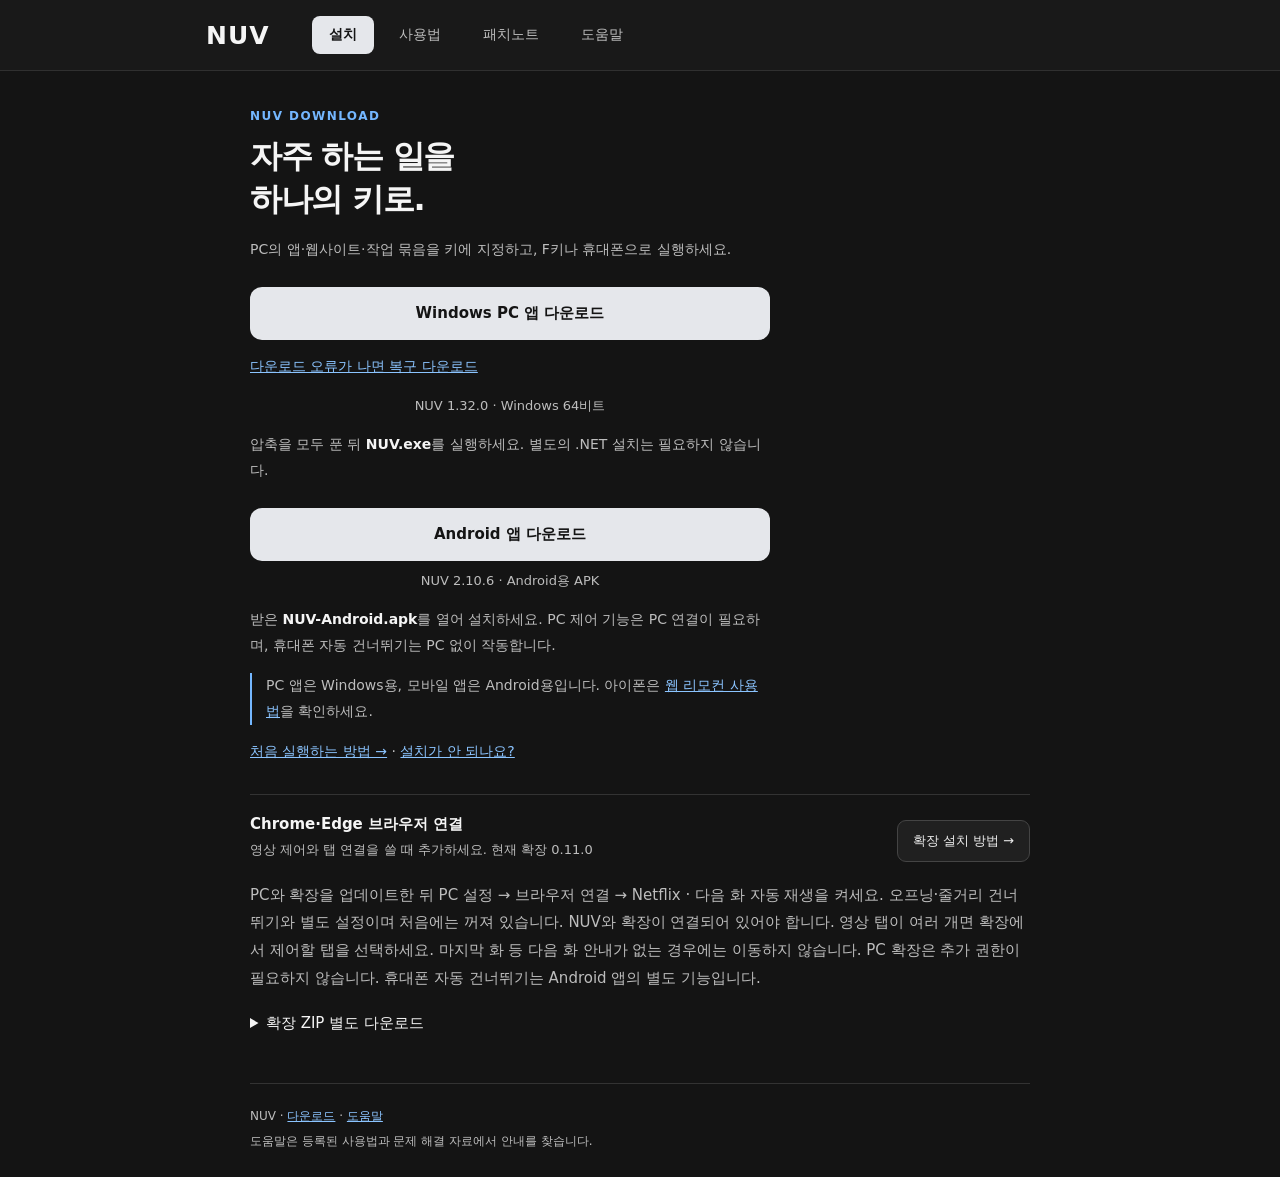
<file: index.html>
<!doctype html><html lang="ko"><head><meta charset="utf-8"><meta name="viewport" content="width=device-width,initial-scale=1"><meta name="description" content="NUV 공식 다운로드. Windows·Android 설치, 사용법, 패치노트와 문제 해결 안내를 확인하세요."><meta name="referrer" content="no-referrer"><title>NUV 설치</title><link rel="stylesheet" href="style.css?v=256d9391c00d"><link rel="stylesheet" href="help.css?v=11d3ca2ebf2d"><script src="help-data.js?v=681c457d1251" defer></script><script src="help-search.js?v=3103c1fc1164" defer></script><script src="app-help.js?v=a8de8e0ff50e" defer></script><script src="help-troubleshooting.js?v=63135629126d" defer></script><script src="troubleshooting-ui.js?v=57329e2c1721" defer></script><script src="site-release.js?v=1284" defer></script></head><body><a class="skip-link" href="#main-content">본문으로 이동</a>
<header class="site-header"><div class="header-inner"><a class="logo" href="#install">NUV</a><nav aria-label="주요 메뉴"><a href="#install" aria-current="page">설치</a><a href="#guide">사용법</a><a href="#notes">패치노트</a><a href="#help">도움말</a></nav></div></header>
<main id="main-content">
<section class="view" id="install" aria-label="설치"><div class="install-body">
<div class="eyebrow">NUV DOWNLOAD</div><h1>자주 하는 일을<br>하나의 키로.</h1><p>PC의 앱·웹사이트·작업 묶음을 키에 지정하고, F키나 휴대폰으로 실행하세요.</p>
<a class="download" data-download="NUV-Windows.zip" href="https://hyeongom.github.io/nuv-download/recovery/NUV-Windows-1.32.0.zip">Windows PC 앱 다운로드</a><p><a href="download-recovery.html">다운로드 오류가 나면 복구 다운로드</a></p><p class="version">NUV <span data-version="windows">1.32.0</span> · Windows 64비트</p><p>압축을 모두 푼 뒤 <strong>NUV.exe</strong>를 실행하세요. 별도의 .NET 설치는 필요하지 않습니다.</p>
<a class="download" data-download="NUV-Android.apk" href="https://github.com/hyeongom/nuv-download/releases/download/v1.32.0-2.10.6/NUV-Android.apk">Android 앱 다운로드</a><p class="version">NUV <span data-version="android">2.10.6</span> · Android용 APK</p><p>받은 <strong>NUV-Android.apk</strong>를 열어 설치하세요. PC 제어 기능은 PC 연결이 필요하며, 휴대폰 자동 건너뛰기는 PC 없이 작동합니다.</p>
<p class="platform-note">PC 앱은 Windows용, 모바일 앱은 Android용입니다. 아이폰은 <a href="#guide/guide-18-1">웹 리모컨 사용법</a>을 확인하세요.</p>
<p><a href="#guide/guide-2-1">처음 실행하는 방법 →</a> · <a href="#help">설치가 안 되나요?</a></p></div>
<div class="extension-callout"><div><strong>Chrome·Edge 브라우저 연결</strong><p>영상 제어와 탭 연결을 쓸 때 추가하세요. 현재 확장 <span data-version="browserExtension">0.11.0</span></p></div><a class="secondary" href="#guide/guide-10-1">확장 설치 방법 →</a></div>
<p class="hint">PC와 확장을 업데이트한 뒤 PC 설정 → 브라우저 연결 → Netflix · 다음 화 자동 재생을 켜세요. 오프닝·줄거리 건너뛰기와 별도 설정이며 처음에는 꺼져 있습니다. NUV와 확장이 연결되어 있어야 합니다. 영상 탭이 여러 개면 확장에서 제어할 탭을 선택하세요. 마지막 화 등 다음 화 안내가 없는 경우에는 이동하지 않습니다. PC 확장은 추가 권한이 필요하지 않습니다. 휴대폰 자동 건너뛰기는 Android 앱의 별도 기능입니다.</p><details class="optional-download"><summary>확장 ZIP 별도 다운로드</summary><p>보통은 PC NUV의 설정 → 브라우저 연결 → 설치 준비·연결 켜기를 사용하세요. ZIP만 풀거나 popup.html을 직접 여는 것은 설치가 아닙니다.</p><a data-extension-download href="https://github.com/hyeongom/nuv-download/releases/download/v1.31.0-2.9.0/NUV-Browser-Extension-0.11.0.zip">정식 확장 ZIP 다운로드</a></details></section>
<section class="view" id="guide" aria-label="사용법" hidden><div class="section-heading"><span class="eyebrow">GUIDE</span><h1>NUV 사용법</h1><p>처음 시작하는 방법부터, 필요한 기능까지 찾아보세요.</p></div><div class="guide-tools"><a class="secondary" href="NUV-guide.pdf" target="_blank" rel="noopener">기본 사용설명서 PDF · 2026-10-28 ↗</a></div><p class="help-status">웹 안내: 2026-11-05 보완 · PC 1.27.4 / Android 2.9.0 / 확장 0.7.1. PDF에는 이후 추가된 작업 묶음 기능이 포함되지 않습니다.</p><div id="manual-index"></div></section>
<section class="view" id="notes" aria-label="패치노트" hidden><div class="section-heading"><span class="eyebrow">PATCH NOTES</span><h1>무엇이 달라졌나요?</h1><p>정식 배포의 변경사항을 확인하세요.</p></div><article class="release"><span class="release-label">Windows PC</span><h2>PC <span data-version="windows">1.32.0</span></h2><p id="latest-pc-notes">PC 1.32.0: 앱별 F키 사용 설정을 추가했습니다. 실행 중인 앱에서 선택하면 맨 앞의 앱에 따라 NUV F키와 앱의 원래 F키를 전환합니다. 앱을 종료하거나 PC를 재시작해도 설정이 유지됩니다. 설정 → F키 단축키 → 앱별 F키 사용에서 실행 중인 앱을 고르고 추가하세요. 설정하지 않은 앱은 기본 F키 켜짐·꺼짐을 따르고, 지정한 앱은 앱별 설정을 우선합니다. 기본이 꺼져 있어도 NUV F키 사용으로 지정한 앱에서는 동작합니다. 앱을 추가하면 처음에는 앱의 F키 사용으로 저장됩니다. 트레이에 기본 상태와 현재 앱 상태를 구분해 표시합니다. 앱별 F키 설정은 PC 1.32.0에 포함되어 있습니다.</p></article><article class="release"><span class="release-label">Android</span><h2>Android <span data-version="android">2.10.6</span></h2><p>Android 2.10.6: 자동 건너뛰기 설정에 ‘사용 버튼이 잠겨 있나요?’ 안내와 NUV 앱 정보 바로가기를 추가했습니다. ‘제한된 설정’ 때문에 접근성을 켤 수 없을 때 앱 정보 → 더보기(⋮) → 제한된 설정 허용 → 접근성에서 NUV 자동 건너뛰기 사용 순서로 안내합니다. 안내는 펼치거나 접을 수 있습니다. 기존 자동 건너뛰기 동작과 설정 탭의 좌우 스크롤은 유지됩니다. 진단 기능은 포함하지 않습니다. PC 1.32.0과 브라우저 확장 0.11.0은 변경되지 않습니다.</p></article><article class="release"><span class="release-label">Chrome · Edge</span><h2>브라우저 확장 <span data-version="browserExtension">0.11.0</span></h2><p>PC 1.31.0 / 확장 0.11.0: Netflix 다음 화 자동 재생을 추가했습니다. 영상 끝부분에 다음 화 재생 안내가 나타나면 바로 누릅니다. 일반 재생바의 다음 화 버튼은 자동으로 누르지 않으며, 같은 안내를 중복 실행하지 않습니다. PC와 확장을 업데이트한 뒤 PC 설정 → 브라우저 연결 → Netflix · 다음 화 자동 재생을 켜세요. 오프닝·줄거리 건너뛰기와 별도 설정이며 처음에는 꺼져 있습니다. NUV와 확장이 연결되어 있어야 합니다. 영상 탭이 여러 개면 확장에서 제어할 탭을 선택하세요. 마지막 화 등 다음 화 안내가 없는 경우에는 이동하지 않습니다. PC 확장은 추가 권한이 필요하지 않습니다. 휴대폰 자동 건너뛰기는 Android 앱의 별도 기능입니다.</p></article><p class="patch-more"><a href="https://github.com/hyeongom/nuv-download/releases" target="_blank" rel="noopener">지난 버전 전체 배포 기록 ↗</a></p></section>
<section class="view" id="help" aria-label="도움말" hidden><div class="section-heading"><span class="eyebrow">HELP</span><h1>무엇을 도와드릴까요?</h1><p>사용법이나 겪고 있는 문제를 적어 주세요.</p></div><form class="help-form"><label for="help-question">궁금한 점</label><div class="input-row"><input id="help-question" placeholder="예: 휴대폰에서 키를 눌러도 반응이 없어요" autocomplete="off" maxlength="500" required><button type="submit">물어보기</button></div></form><div class="suggestions" aria-label="추천 질문"><button type="button" data-question="install">설치 방법</button><button type="button" data-question="connect">PC 연결이 안 돼요</button><button type="button" data-question="keys">키 설정 방법</button><button type="button" data-question="update">업데이트 문제</button></div><p class="example-note">NUV 사용설명서에서 관련 안내를 찾습니다. 입력한 질문은 이 브라우저에서만 검색하며 서버에 전송하거나 저장하지 않습니다. AI 채팅이나 실시간 상담은 아닙니다.</p><section class="help-answer" aria-live="polite" hidden><span class="answer-label">NUV 도움말</span><h2></h2><ol></ol><div class="answer-links"><a href="#guide">관련 사용법 보기 →</a></div></section></section>
</main><footer class="site-footer"><p>NUV · <a href="#install">다운로드</a> · <a href="#help">도움말</a></p><p>도움말은 등록된 사용법과 문제 해결 자료에서 안내를 찾습니다.</p></footer></body></html>
</file>
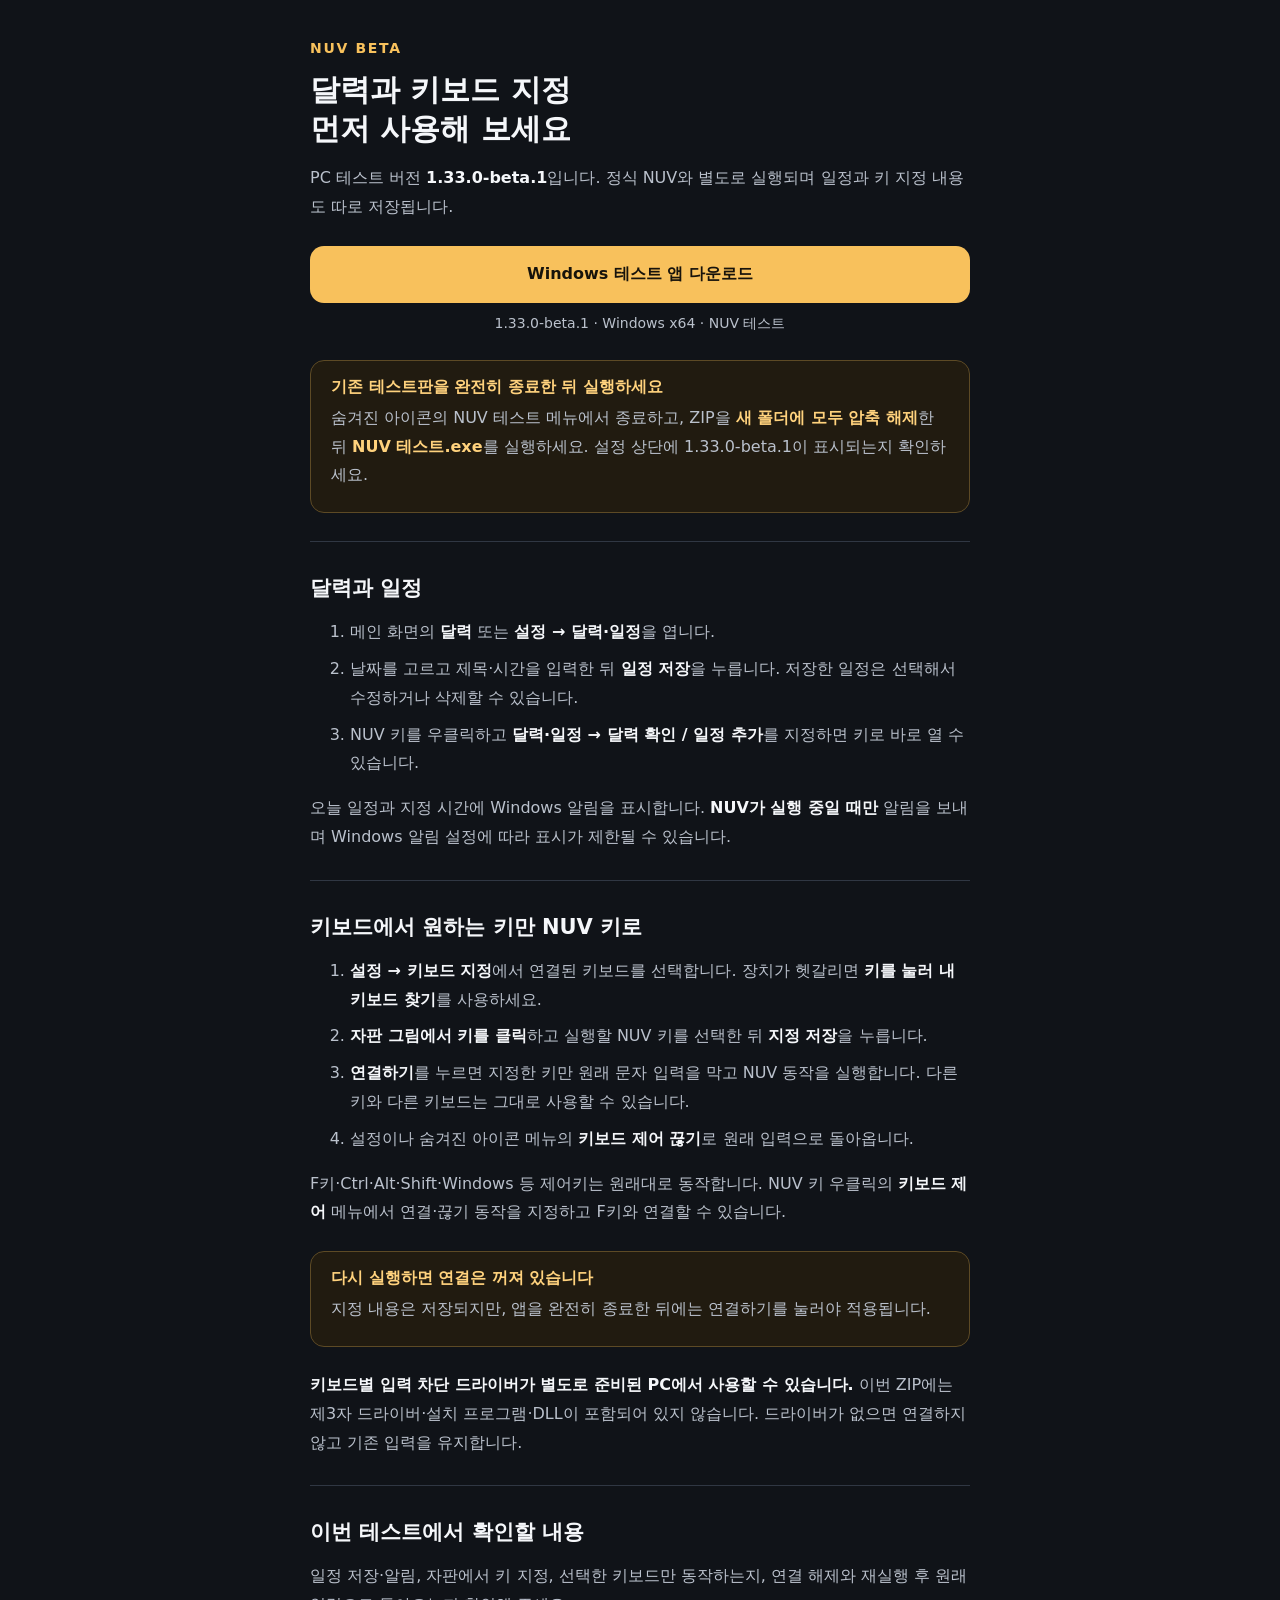
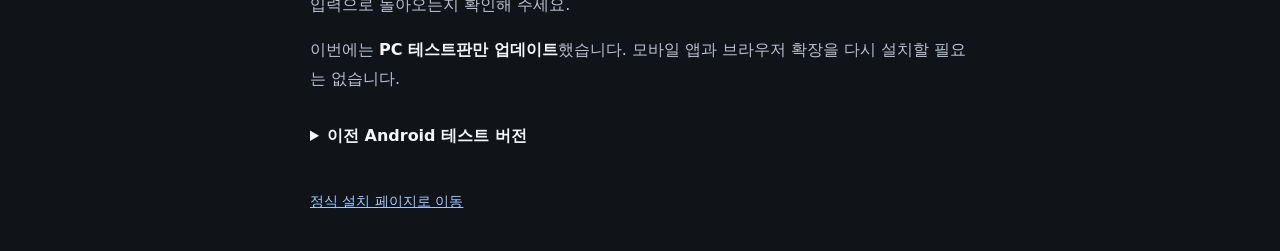
<file: beta/index.html>
<!doctype html>
<html lang="ko">
<head>
<meta charset="utf-8">
<meta name="viewport" content="width=device-width,initial-scale=1">
<meta name="referrer" content="no-referrer">
<meta name="robots" content="noindex,nofollow">
<title>NUV 테스트 · 달력과 키보드 지정</title>
<style>
:root{color-scheme:dark;font-family:system-ui,sans-serif}*{box-sizing:border-box}
body{margin:0;background:#101318;color:#f5f7fa;min-height:100svh}
main{width:min(100% - 40px,660px);margin:auto;padding:40px 0}
.mark{color:#f8c15c;font-size:14px;font-weight:800;letter-spacing:.12em}
h1{font-size:30px;line-height:1.3;margin:14px 0}h2{font-size:21px;margin:28px 0 12px}
p,li{color:#bac1cc;line-height:1.8}li{margin:8px 0}strong{color:#f5f7fa}
.notice{margin:24px 0;padding:16px 20px;border:1px solid #5d4a25;border-radius:14px;background:#211b10}
.notice strong{color:#ffd27d}.notice p{margin:6px 0}
.download{display:block;padding:18px 22px;margin:24px 0 8px;background:#f8c15c;color:#17130b;text-align:center;text-decoration:none;font-weight:800;border-radius:14px}
.version{margin-top:0;font-size:14px;text-align:center}.flow{margin-top:28px;padding-top:4px;border-top:1px solid #303743}
a{color:#9ecbff}a:focus-visible,summary:focus-visible{outline:3px solid #8fc6ff;outline-offset:5px}
summary{cursor:pointer;padding:16px 0;font-weight:700}details p{margin-top:0}code{overflow-wrap:anywhere}
footer{margin-top:30px;font-size:14px}
</style>
</head>
<body>
<main>
<div class="mark">NUV BETA</div>
<h1>달력과 키보드 지정<br>먼저 사용해 보세요</h1>
<p>PC 테스트 버전 <strong>1.33.0-beta.1</strong>입니다. 정식 NUV와 별도로 실행되며 일정과 키 지정 내용도 따로 저장됩니다.</p>
<a class="download" href="https://github.com/hyeongom/nuv-download/releases/download/v1.33.0-beta.1/NUV-Beta-Windows.zip">Windows 테스트 앱 다운로드</a>
<p class="version">1.33.0-beta.1 · Windows x64 · NUV 테스트</p>
<div class="notice"><strong>기존 테스트판을 완전히 종료한 뒤 실행하세요</strong>
<p>숨겨진 아이콘의 NUV 테스트 메뉴에서 종료하고, ZIP을 <strong>새 폴더에 모두 압축 해제</strong>한 뒤 <strong>NUV 테스트.exe</strong>를 실행하세요. 설정 상단에 1.33.0-beta.1이 표시되는지 확인하세요.</p></div>
<section class="flow">
<h2>달력과 일정</h2>
<ol>
<li>메인 화면의 <strong>달력</strong> 또는 <strong>설정 → 달력·일정</strong>을 엽니다.</li>
<li>날짜를 고르고 제목·시간을 입력한 뒤 <strong>일정 저장</strong>을 누릅니다. 저장한 일정은 선택해서 수정하거나 삭제할 수 있습니다.</li>
<li>NUV 키를 우클릭하고 <strong>달력·일정 → 달력 확인 / 일정 추가</strong>를 지정하면 키로 바로 열 수 있습니다.</li>
</ol>
<p>오늘 일정과 지정 시간에 Windows 알림을 표시합니다. <strong>NUV가 실행 중일 때만</strong> 알림을 보내며 Windows 알림 설정에 따라 표시가 제한될 수 있습니다.</p>
</section>
<section class="flow">
<h2>키보드에서 원하는 키만 NUV 키로</h2>
<ol>
<li><strong>설정 → 키보드 지정</strong>에서 연결된 키보드를 선택합니다. 장치가 헷갈리면 <strong>키를 눌러 내 키보드 찾기</strong>를 사용하세요.</li>
<li><strong>자판 그림에서 키를 클릭</strong>하고 실행할 NUV 키를 선택한 뒤 <strong>지정 저장</strong>을 누릅니다.</li>
<li><strong>연결하기</strong>를 누르면 지정한 키만 원래 문자 입력을 막고 NUV 동작을 실행합니다. 다른 키와 다른 키보드는 그대로 사용할 수 있습니다.</li>
<li>설정이나 숨겨진 아이콘 메뉴의 <strong>키보드 제어 끊기</strong>로 원래 입력으로 돌아옵니다.</li>
</ol>
<p>F키·Ctrl·Alt·Shift·Windows 등 제어키는 원래대로 동작합니다. NUV 키 우클릭의 <strong>키보드 제어</strong> 메뉴에서 연결·끊기 동작을 지정하고 F키와 연결할 수 있습니다.</p>
<div class="notice"><strong>다시 실행하면 연결은 꺼져 있습니다</strong><p>지정 내용은 저장되지만, 앱을 완전히 종료한 뒤에는 연결하기를 눌러야 적용됩니다.</p></div>
<p><strong>키보드별 입력 차단 드라이버가 별도로 준비된 PC에서 사용할 수 있습니다.</strong> 이번 ZIP에는 제3자 드라이버·설치 프로그램·DLL이 포함되어 있지 않습니다. 드라이버가 없으면 연결하지 않고 기존 입력을 유지합니다.</p>
</section>
<section class="flow">
<h2>이번 테스트에서 확인할 내용</h2>
<p>일정 저장·알림, 자판에서 키 지정, 선택한 키보드만 동작하는지, 연결 해제와 재실행 후 원래 입력으로 돌아오는지 확인해 주세요.</p>
<p>이번에는 <strong>PC 테스트판만 업데이트</strong>했습니다. 모바일 앱과 브라우저 확장을 다시 설치할 필요는 없습니다.</p>
<details><summary>이전 Android 테스트 버전</summary><p>Android 테스트판은 이번 PC 기능과 관계없는 이전 빌드 <strong>2.7.1 beta.1</strong>입니다. 최신 일반 사용 버전은 정식 설치 페이지에서 받으세요.</p><p><a href="https://github.com/hyeongom/nuv-download/releases/download/v1.15.1-2.7.1-beta.1/NUV-Beta-Android.apk">이전 Android 테스트 APK 다운로드</a></p></details>
</section>
<footer><a href="../">정식 설치 페이지로 이동</a></footer>
</main>
</body>
</html>
</file>
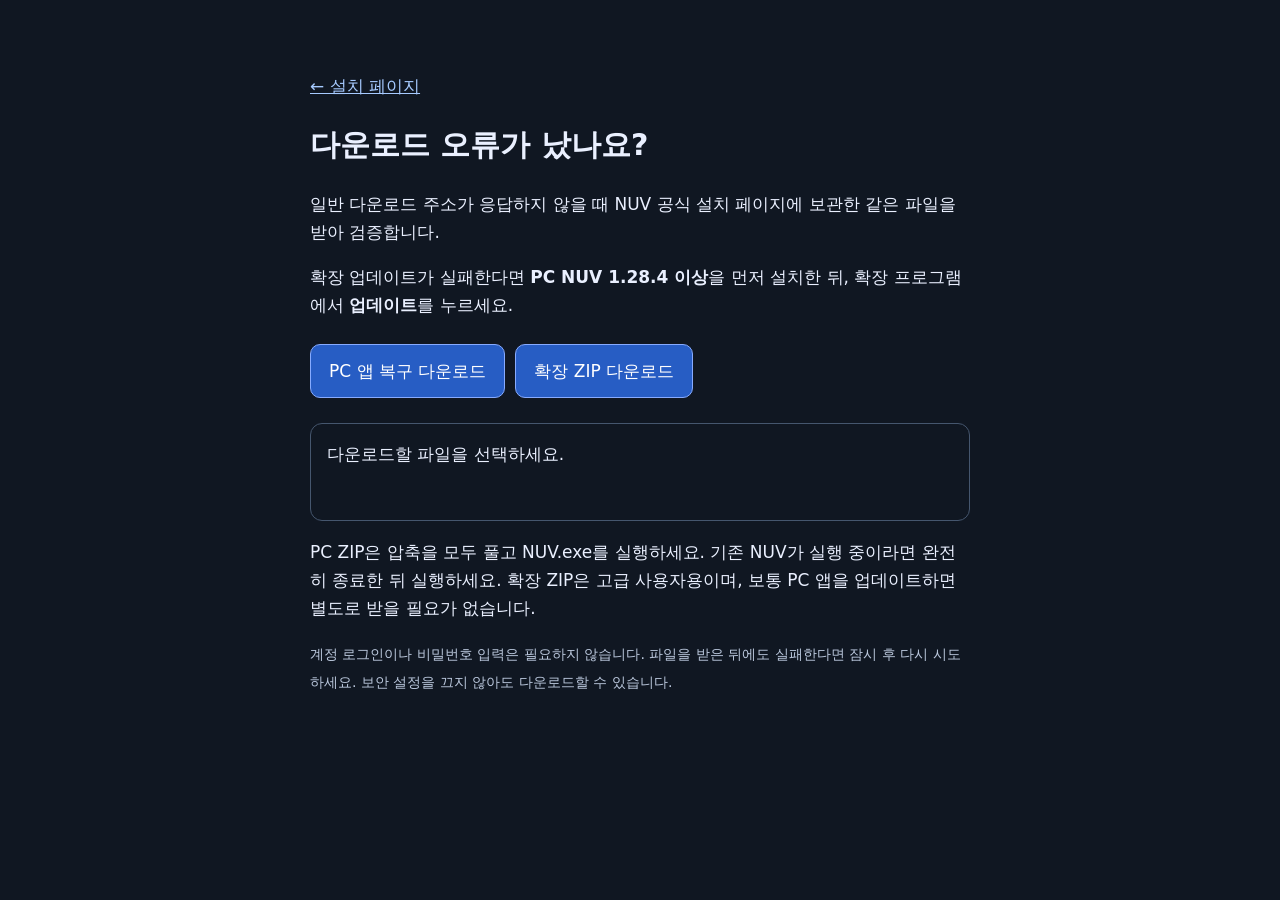
<file: download-recovery.html>
<!doctype html><html lang="ko"><head><meta charset="utf-8"><meta name="viewport" content="width=device-width,initial-scale=1"><title>NUV 복구 다운로드</title><script src="download-recovery.js" defer></script><style>body{font:17px/1.65 system-ui,sans-serif;color:#eaf0ff;background:#101722;margin:0;padding:32px 20px}main{max-width:660px;margin:40px auto}h1{font-size:30px}a{color:#a6caff}button{font:inherit;color:white;background:#275dc4;border:1px solid #87abff;border-radius:10px;padding:12px 18px;margin:8px 10px 8px 0;cursor:pointer}button:disabled{opacity:.5;cursor:wait}#status{min-height:64px;border:1px solid #45566e;border-radius:12px;padding:16px;white-space:pre-line}small{color:#bac7dc}</style></head><body><main><a href="./">← 설치 페이지</a><h1>다운로드 오류가 났나요?</h1><p>일반 다운로드 주소가 응답하지 않을 때 NUV 공식 설치 페이지에 보관한 같은 파일을 받아 검증합니다.</p><p>확장 업데이트가 실패한다면 <strong>PC NUV 1.28.4 이상</strong>을 먼저 설치한 뒤, 확장 프로그램에서 <strong>업데이트</strong>를 누르세요.</p><button type="button" data-package="pc">PC 앱 복구 다운로드</button><button type="button" data-package="extension">확장 ZIP 다운로드</button><p id="status" role="status" aria-live="polite">다운로드할 파일을 선택하세요.</p><p>PC ZIP은 압축을 모두 풀고 NUV.exe를 실행하세요. 기존 NUV가 실행 중이라면 완전히 종료한 뒤 실행하세요. 확장 ZIP은 고급 사용자용이며, 보통 PC 앱을 업데이트하면 별도로 받을 필요가 없습니다.</p><small>계정 로그인이나 비밀번호 입력은 필요하지 않습니다. 파일을 받은 뒤에도 실패한다면 잠시 후 다시 시도하세요. 보안 설정을 끄지 않아도 다운로드할 수 있습니다.</small></main></body></html>
</file>
<file: style.css>
:root{color-scheme:dark;font-family:system-ui,'Malgun Gothic',sans-serif;background:#141414;color:#f5f5f5;font-size:15px}*{box-sizing:border-box}body{margin:0;min-height:100vh}button,input{font:inherit}a{color:#8bc4ff}button,a{-webkit-tap-highlight-color:transparent}button{cursor:pointer}button:focus-visible,a:focus-visible,summary:focus-visible,input:focus-visible{outline:2px solid #8bc4ff;outline-offset:4px}.site-header{border-bottom:1px solid #303030;background:#191919}.header-inner{max-width:920px;margin:auto;display:flex;align-items:center;gap:42px;padding:16px 26px}.logo{font-weight:800;font-size:25px;letter-spacing:.04em;color:#f5f5f5;text-decoration:none}nav{display:flex;gap:8px;flex-wrap:wrap}nav a{padding:10px 17px;border-radius:8px;color:#bdbdbd;text-decoration:none;font-size:14px}nav a:hover{background:#272727;color:#fff}nav a[aria-current=page]{background:#e5e7eb;color:#141414;font-weight:700}.preview-label{font-size:11px;color:#aaa;margin-left:auto;white-space:nowrap}main{width:min(100% - 48px,780px);margin:38px auto 48px}.view{animation:arrive .15s ease-out}.view[hidden],[hidden]{display:none!important}.eyebrow{font-size:12px;letter-spacing:.12em;color:#74b7ff;font-weight:700}h1{font-size:32px;line-height:1.35;letter-spacing:-.04em;margin:12px 0 16px}h2{font-size:21px;line-height:1.45}h3{font-size:17px}p,li{color:#bdbdbd;line-height:1.85}strong{color:#f5f5f5}.intro{margin:0 0 30px}.install-body{max-width:520px}.download{display:block;padding:17px 24px;margin:24px 0 8px;background:#e5e7eb;color:#141414;text-align:center;text-decoration:none;font-weight:750;border-radius:12px}.download:hover{background:#fff}.version{font-size:13px;text-align:center;margin-top:6px}.install-body>p:not(.version){font-size:14px}.extension-callout{border-top:1px solid #333;margin-top:30px;padding-top:20px;display:flex;align-items:center;justify-content:space-between;gap:18px}.extension-callout p{font-size:13px;margin:4px 0}.text-link{white-space:nowrap;font-size:13px}.section-heading{margin-bottom:28px}.section-heading p{margin:8px 0}.guide-tools{display:flex;gap:10px;flex-wrap:wrap;margin-bottom:24px}.secondary{display:inline-block;padding:11px 15px;border:1px solid #444;border-radius:9px;text-decoration:none;background:#202020;color:#eee;font-size:13px}details.guide{border-bottom:1px solid #343434;padding:18px 0}summary{cursor:pointer;line-height:1.6}details p,details li{font-size:14px}details[open]>summary{color:#8bc4ff;margin-bottom:14px}.release{border:1px solid #343434;border-radius:12px;padding:22px;margin:16px 0}.release h2{margin:0 0 10px}.release p{font-size:14px;margin:8px 0}.release-label{color:#8bc4ff;font-size:12px}.help-form label{display:block;font-size:13px;margin-bottom:10px}.input-row{display:flex;gap:10px}.input-row input{flex:1;min-width:0;padding:15px;border:1px solid #454545;border-radius:10px;background:#202020;color:#fff;font-size:16px}.input-row button{padding:13px 22px;border:0;border-radius:10px;background:#e5e7eb;color:#141414;font-weight:700;white-space:nowrap}.suggestions{display:flex;flex-wrap:wrap;gap:8px;margin:14px 0}.suggestions button{border:1px solid #3b3b3b;border-radius:20px;background:#1d1d1d;color:#ccc;padding:9px 14px;font-size:12px}.suggestions button:hover{background:#303030}.example-note{font-size:12px;color:#a3a3a3;margin-top:20px}.help-answer{background:#202020;border:1px solid #3b3b3b;border-radius:12px;margin-top:26px;padding:23px}.help-answer h2{font-size:18px;margin:8px 0}.help-answer ol{padding-left:23px}.help-answer li{font-size:14px;margin:9px 0}.answer-label{font-size:12px;color:#8bc4ff}.answer-links{border-top:1px solid #3b3b3b;padding-top:14px;font-size:13px}.site-footer{width:min(100% - 48px,780px);margin:0 auto 25px;border-top:1px solid #333;padding-top:18px;color:#999;font-size:12px}.site-footer p{font-size:12px;margin:3px 0}.patch-more{margin-top:24px;font-size:13px}.section-heading h1{margin-top:10px}@keyframes arrive{from{transform:translateY(3px)}to{transform:translateY(0)}}@media(prefers-reduced-motion:reduce){.view{animation:none}}@media(max-width:600px){.header-inner{padding:14px 18px;gap:12px;flex-wrap:wrap}.logo{font-size:23px}.preview-label{order:2}nav{order:3;flex-basis:100%;gap:4px}nav a{flex:1;text-align:center;padding:10px 6px;font-size:13px}main{width:calc(100% - 36px);margin-top:28px}h1{font-size:28px}.input-row{flex-wrap:wrap}.input-row input{flex-basis:100%}.input-row button{width:100%;min-height:46px}.extension-callout{align-items:flex-start;flex-direction:column}.site-footer{width:calc(100% - 36px)}.release{padding:18px}.suggestions button{min-height:44px}}

.skip-link{position:absolute;left:16px;top:-70px;padding:12px;background:#fff;color:#111;z-index:10}.skip-link:focus{top:12px}.optional-download{margin:18px 0}.optional-download p{font-size:13px}.platform-note{border-left:2px solid #74b7ff;padding-left:14px}.manual-content{overflow-wrap:anywhere}input,textarea,select{max-width:100%}
</file>
<file: help.css>
.answer-content p,.answer-content li{font-size:14px;margin:7px 0;white-space:pre-line;overflow-wrap:anywhere}.source-context{padding:10px 13px;border-left:2px solid #74b7ff;background:#252525;color:#d1d1d1}.source-version{font-size:12px!important;color:#aaa}.related-articles{margin-top:22px}.related-articles h3{font-size:14px}.related-articles button{display:block;text-align:left;background:none;border:0;color:#8bc4ff;padding:9px 0;font-size:13px;min-height:36px}.related-articles button:hover{text-decoration:underline}.help-feedback{display:flex;flex-wrap:wrap;gap:9px;align-items:center;border-top:1px solid #3b3b3b;margin-top:20px;padding-top:16px;font-size:12px}.help-feedback span{margin-right:auto;color:#bdbdbd}.help-feedback button,.followup-choice{padding:10px 13px;min-height:40px;border:1px solid #444;border-radius:9px;background:#272727;color:#eee;font-size:12px}.followup-choice{margin:5px 6px 5px 0}.inquiry-summary{margin-top:15px}.inquiry-summary textarea{width:100%;resize:vertical;border:1px solid #555;background:#151515;color:#eee;border-radius:8px;padding:12px;margin-top:12px;font:inherit;font-size:13px}.manual-chapter{margin:30px 0 38px}.manual-chapter h2{font-size:19px;padding-bottom:10px;border-bottom:1px solid #74b7ff}.manual-content p{white-space:pre-wrap;overflow-wrap:anywhere}.guide{scroll-margin-top:24px}.manual-content table{width:100%;font-size:13px;border-collapse:collapse}.manual-content th,.manual-content td{padding:8px 5px;text-align:left;border-bottom:1px solid #444}.help-status{color:#aaa;font-size:12px}.help-answer{overflow-wrap:anywhere}@media(max-width:600px){.help-feedback button,.related-articles button,.followup-choice{min-height:44px}}
.search-routes{margin:16px 0;display:flex;gap:10px;flex-wrap:wrap;align-items:center}.search-routes p{flex-basis:100%;font-size:13px!important;color:#bbb;line-height:1.7;margin:0}.search-routes button,.search-routes a{font:inherit;font-size:13px;border:1px solid #555;border-radius:8px;padding:10px 12px;background:#252525;color:#a7d2ff;text-decoration:none;cursor:pointer}.manual-filter{margin:20px 0}.manual-filter label{display:block;margin-bottom:8px}.manual-filter input{box-sizing:border-box;width:100%;padding:13px;border:1px solid #555;background:#202020;color:#fff;border-radius:8px;font:inherit}.manual-chapter[hidden],.guide[hidden],.related-articles button[hidden]{display:none}
.walkthrough-intro{font-size:15px!important;color:#e3e8ef;line-height:1.8}.walkthrough-section{margin:22px 0}.walkthrough-section h3{font-size:14px;color:#a7d2ff;margin:0 0 10px}.walkthrough-section ol,.walkthrough-section ul{padding-left:24px;margin:0}.walkthrough-section li{padding:4px 0;line-height:1.85}.walkthrough-section ol li::marker{color:#a7d2ff;font-weight:700}.walkthrough-sources,.supporting-guide{border:1px solid #444;border-radius:9px;padding:12px 14px;margin:16px 0;font-size:13px;line-height:1.8}.walkthrough-sources summary,.supporting-guide summary{cursor:pointer;color:#a7d2ff}.walkthrough-sources a{display:block;margin:6px 0;color:#a7d2ff}.supporting-guide>div{margin-top:14px}.walkthrough-section:nth-of-type(3){border-left:2px solid #78bdab;padding:8px 14px;background:#202a27}
.troubleshooting{margin:22px 0;border:1px solid #58778c;border-radius:12px;padding:15px;background:#192027;scroll-margin-top:20px}.troubleshooting>summary{cursor:pointer;color:#b6dcff;font-weight:600;font-size:14px}.troubleshooting p,.troubleshooting li{font-size:14px;line-height:1.8;overflow-wrap:anywhere}.trouble-fields{display:grid;gap:14px;margin:18px 0}.troubleshooting label{display:block;font-size:13px;color:#ddd;line-height:1.6;margin-bottom:7px}.troubleshooting select,.troubleshooting input,.troubleshooting textarea{box-sizing:border-box;width:100%;min-width:0;max-width:100%;padding:11px 9px;color:#eee;background:#111b24;border:1px solid #526574;border-radius:7px;font:inherit;font-size:13px}.troubleshooting select{white-space:normal}.trouble-result h3{font-size:17px;margin:22px 0 10px;line-height:1.6}.trouble-check{margin:18px 0;padding:14px;border:1px solid #3f5361;border-radius:10px}.trouble-check h4{margin:0;font-size:14px;line-height:1.7;color:#d3e9fa}.trouble-advice{border-left:2px solid #83c7b6;padding:10px 12px;background:#1b302d}.trouble-advice[hidden]{display:none}.trouble-result details{font-size:13px;padding:12px 0}.trouble-result details a{display:block;color:#aad6ff;margin-top:10px}.troubleshooting button{border:1px solid #526574;padding:10px 12px;min-height:42px;background:#202f3b;color:#eef5ff;border-radius:7px;cursor:pointer}.troubleshooting summary:focus-visible,.troubleshooting select:focus-visible,.troubleshooting button:focus-visible{outline:2px solid #83bfff;outline-offset:3px}
.device-help{font-size:13px;line-height:1.8;border:1px solid #465d6e;border-radius:8px;padding:12px}.device-help summary{cursor:pointer;color:#b6dcff}.device-help ul{padding-left:20px}.device-help li{margin:10px 0}.trouble-result a{color:#b6dcff}.trouble-result ol{padding-left:22px}
.advanced-checks[hidden]{display:none}.advanced-checks{margin-top:24px;padding-top:18px;border-top:1px solid #526574}.first-aid h3,.advanced-checks>h3{font-size:17px;line-height:1.7}.first-aid ol{padding-left:23px}.first-aid li{margin:14px 0}.first-aid details{font-size:13px;line-height:1.8}.first-aid details a{display:block;color:#b6dcff;margin:8px 0}
</file>
